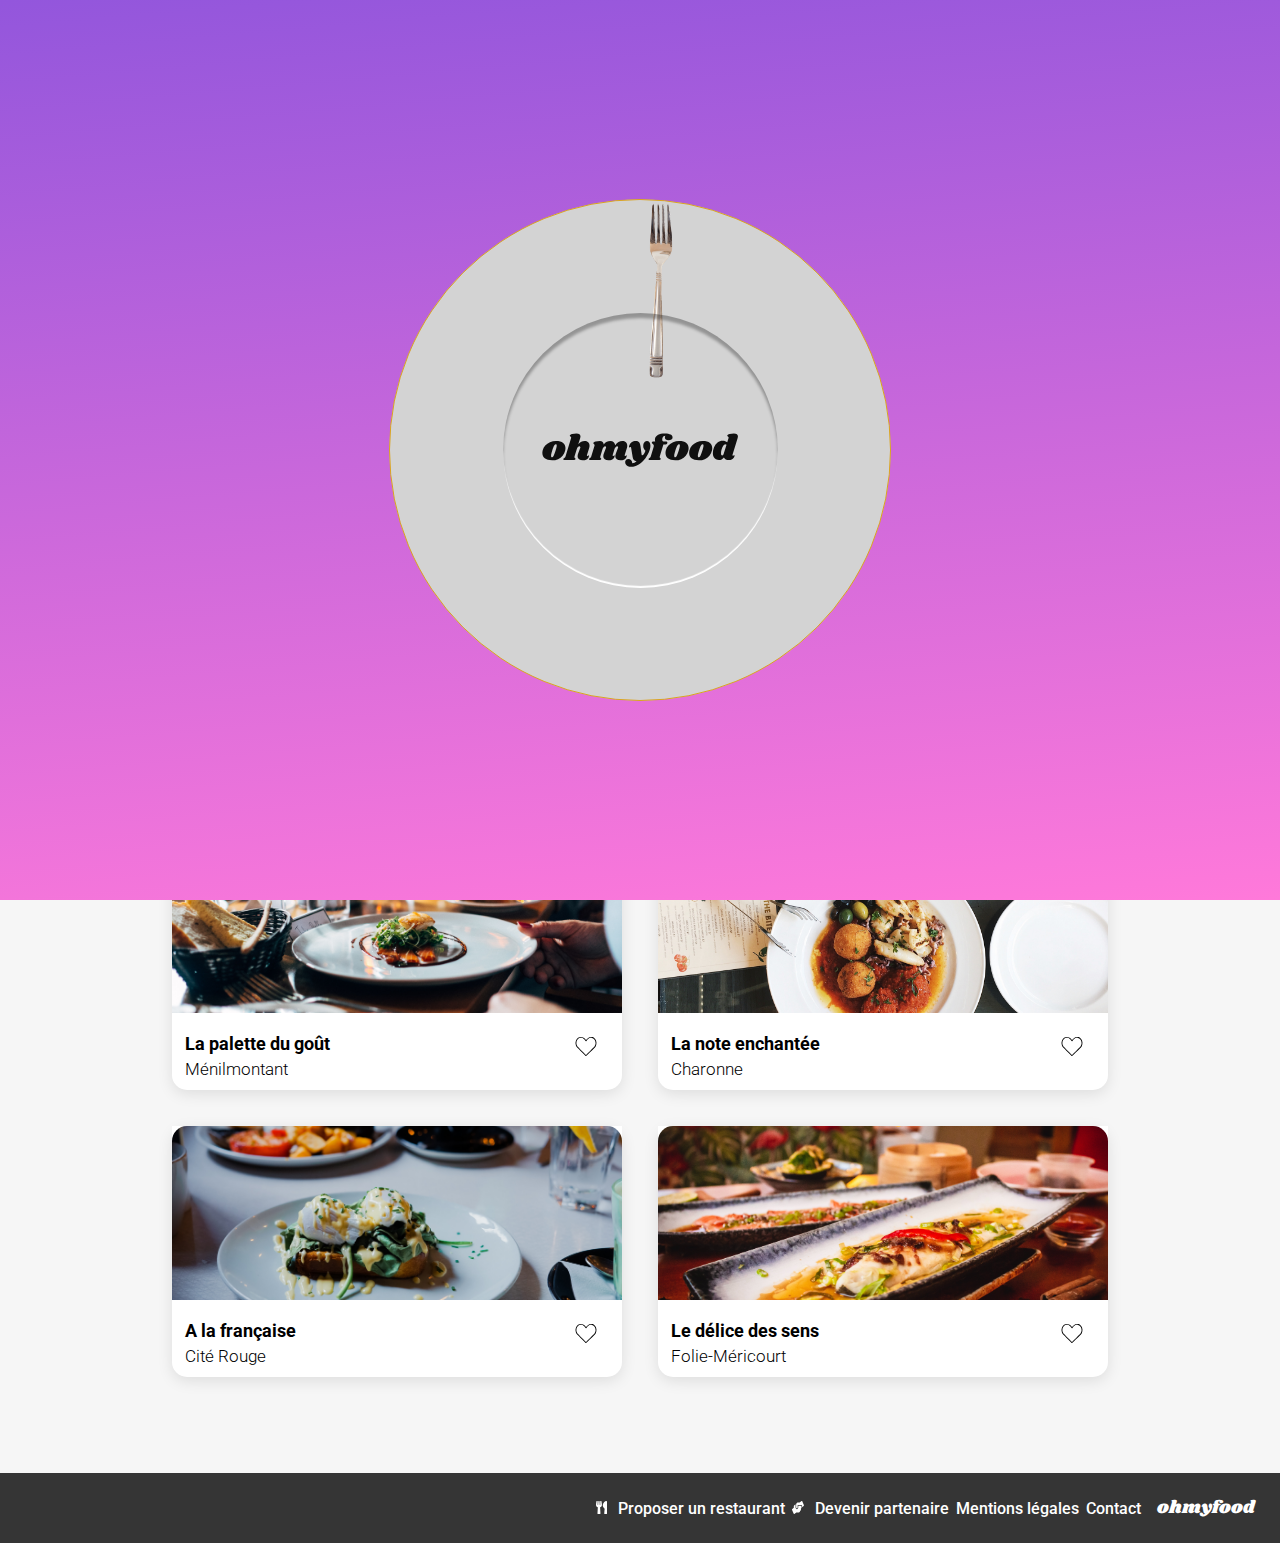
<file: index.html>
<!DOCTYPE html>
<html lang="fr">

<head>
    <meta charset="UTF-8">
    <meta name="viewport" content="width=device-width, initial-scale=1.0">
    <link rel="preconnect" href="https://fonts.googleapis.com">
    <link rel="preconnect" href="https://fonts.gstatic.com" crossorigin>
    <link href="https://fonts.googleapis.com/css2?family=Roboto:wght@300;500;700&display=swap" rel="stylesheet">
    <link rel="preconnect" href="https://fonts.googleapis.com">
    <link rel="preconnect" href="https://fonts.gstatic.com" crossorigin>
    <link href="https://fonts.googleapis.com/css2?family=Shrikhand&display=swap" rel="stylesheet">
    <link rel="stylesheet" href="assets/main.css">
    <title>Oh My Food !</title>
</head>

<body>
    <div class="plate_container"> <!-- Animation du loader -->
        <div class="plate">
            <div class="inner_circle">
                <img src="assets/logos/logos-animation/ohmyfood@2x.svg" alt="logo ohmyfood">
            </div>
        </div>
        <div class="forks">
            <div class="fork_one">
                <img src="assets/logos/logos-animation/fork_real.png" alt="animation fourchette">
            </div>
            <div class="fork_two">
                <img src="assets/logos/logos-animation/fork_real.png" alt="animation fourchette">
            </div>
        </div>
    </div>
    <div class="body_container">
        <header>
            <div class="nav_logo">
                <h2 class="nav_logo_title">ohmyfood</h2>
            </div>
            <nav class="nav_location">
                <img class="nav_location_logo" src="assets/logos/pin.svg" alt="location logo">
                <p class="nav_location_text">Paris, Belleville</p>
            </nav>
        </header>
        <article class="cta">
            <h1 class="main_title">Réservez le menu qui vous convient</h1>
            <p class="motto">Découvrez des restaurants d'exception, sélectionnés par nos soins.</p>
            <a href="#rest"><button class="main_btn">Explorez nos restaurants</button></a>
        </article>
        <section class="how_to">
            <h2 class="how_to_title">Fonctionnement</h2>
            <div class="how_to_container">
                <div class="how_to_card one">
                    <span class="label_circle">1</span>
                    <img class="how_to_logo" src="assets/logos/mobile-screen-button.svg" alt="mobile logo">
                    <p class="how_to_text">Choisissez un restaurant</p>
                </div>
                <div class="how_to_card two">
                    <span class="label_circle">2</span>
                    <img class="how_to_logo" src="assets/logos/list-ul.svg" alt="menu logo">
                    <p class="how_to_text">Composez votre menu</p>
                </div>
                <div class="how_to_card three">
                    <span class="label_circle">3</span>
                    <img class="how_to_logo" src="assets/logos/store.svg" alt="store logo">
                    <p class="how_to_text">Dégustez au restaurant</p>
                </div>
            </div>
        </section>
        <section class="restaurants">
            <h2 class="restaurants_main_title" id="rest">Restaurants</h2>
            <div class="restaurants_container">
                <a class="restaurants_container_card" href="restaurants/lpdg.html">
                    <header class="image_card_container new">
                        <span class="label_flag">Nouveau</span>
                        <img src="assets/images/la-palette-du-gout.jpg" alt="La palette du goût">
                    </header>
                    <article class="bottom_card_container">
                        <h3 class="bottom_card_container_title">La palette du goût</h3>
                        <p class="bottom_card_container_text">Ménilmontant</p>
                        <label for="heart_toggle_1">
                            <input type="checkbox" class="hide_checkbox" id="heart_toggle_1">
                            <img class="heart_logo" src="assets/logos/new_heart.svg" alt="logo coeur">
                            <img class="heart_filled" src="assets/logos/Like.svg" alt="coeur plein">
                        </label>
                    </article>
                </a>
                <a class="restaurants_container_card" href="restaurants/lne.html">
                    <header class="image_card_container new">
                        <span class="label_flag">Nouveau</span>
                        <img src="assets/images/la-note-enchantee.jpg" alt="La note enchantée">
                    </header>
                    <article class="bottom_card_container">
                        <h3 class="bottom_card_container_title">La note enchantée</h3>
                        <p class="bottom_card_container_text">Charonne</p>
                        <label for="heart_toggle_2">
                            <input type="checkbox" class="hide_checkbox" id="heart_toggle_2">
                            <img class="heart_logo" src="assets/logos/new_heart.svg" alt="logo coeur">
                            <img class="heart_filled" src="assets/logos/Like.svg" alt="coeur plein">
                        </label>
                    </article>
                </a>
                <a class="restaurants_container_card" href="restaurants/alf.html">
                    <header class="image_card_container">
                        <img src="assets/images/a-la-francaise.jpg" alt="A la française">
                    </header>
                    <article class="bottom_card_container">
                        <h3 class="bottom_card_container_title">A la française</h3>
                        <p class="bottom_card_container_text">Cité Rouge</p>
                        <label for="heart_toggle_3">
                            <input type="checkbox" class="hide_checkbox" id="heart_toggle_3">
                            <img class="heart_logo" src="assets/logos/new_heart.svg" alt="logo coeur">
                            <img class="heart_filled" src="assets/logos/Like.svg" alt="coeur plein">
                        </label>
                    </article>
                </a>
                <a class="restaurants_container_card" href="restaurants/ldds.html">
                    <header class="image_card_container">
                        <img src="assets/images/le-delice-des-sens.jpg" alt="Le délice des sens">
                    </header>
                    <article class="bottom_card_container">
                        <h3 class="bottom_card_container_title">Le délice des sens</h3>
                        <p class="bottom_card_container_text">Folie-Méricourt</p>
                        <label for="heart_toggle_4">
                            <input type="checkbox" class="hide_checkbox" id="heart_toggle_4">
                            <img class="heart_logo" src="assets/logos/new_heart.svg" alt="logo coeur">
                            <img class="heart_filled" src="assets/logos/Like.svg" alt="coeur plein">
                        </label>
                    </article>
                </a>
            </div>
        </section>
        <footer class="footer">
            <h3 class="footer_title">ohmyfood</h3>
            <div class="footer_container">
                <div class="footer_link_container">
                    <img src="assets/logos/fork.svg" alt="fork logo">
                    <p class="footer_text">Proposer un restaurant</p>
                </div>
                <div class="footer_link_container">
                    <img src="assets/logos/handshake.svg" alt="handshake logo">
                    <p class="footer_text">Devenir partenaire</p>
                </div>
                <p class="footer_text">Mentions légales</p>
                <p class="footer_text"><a href="mailto:hichamecode@gmail.com">Contact</a></p>
            </div>
        </footer>
    </div>
</body>

</html>
</file>
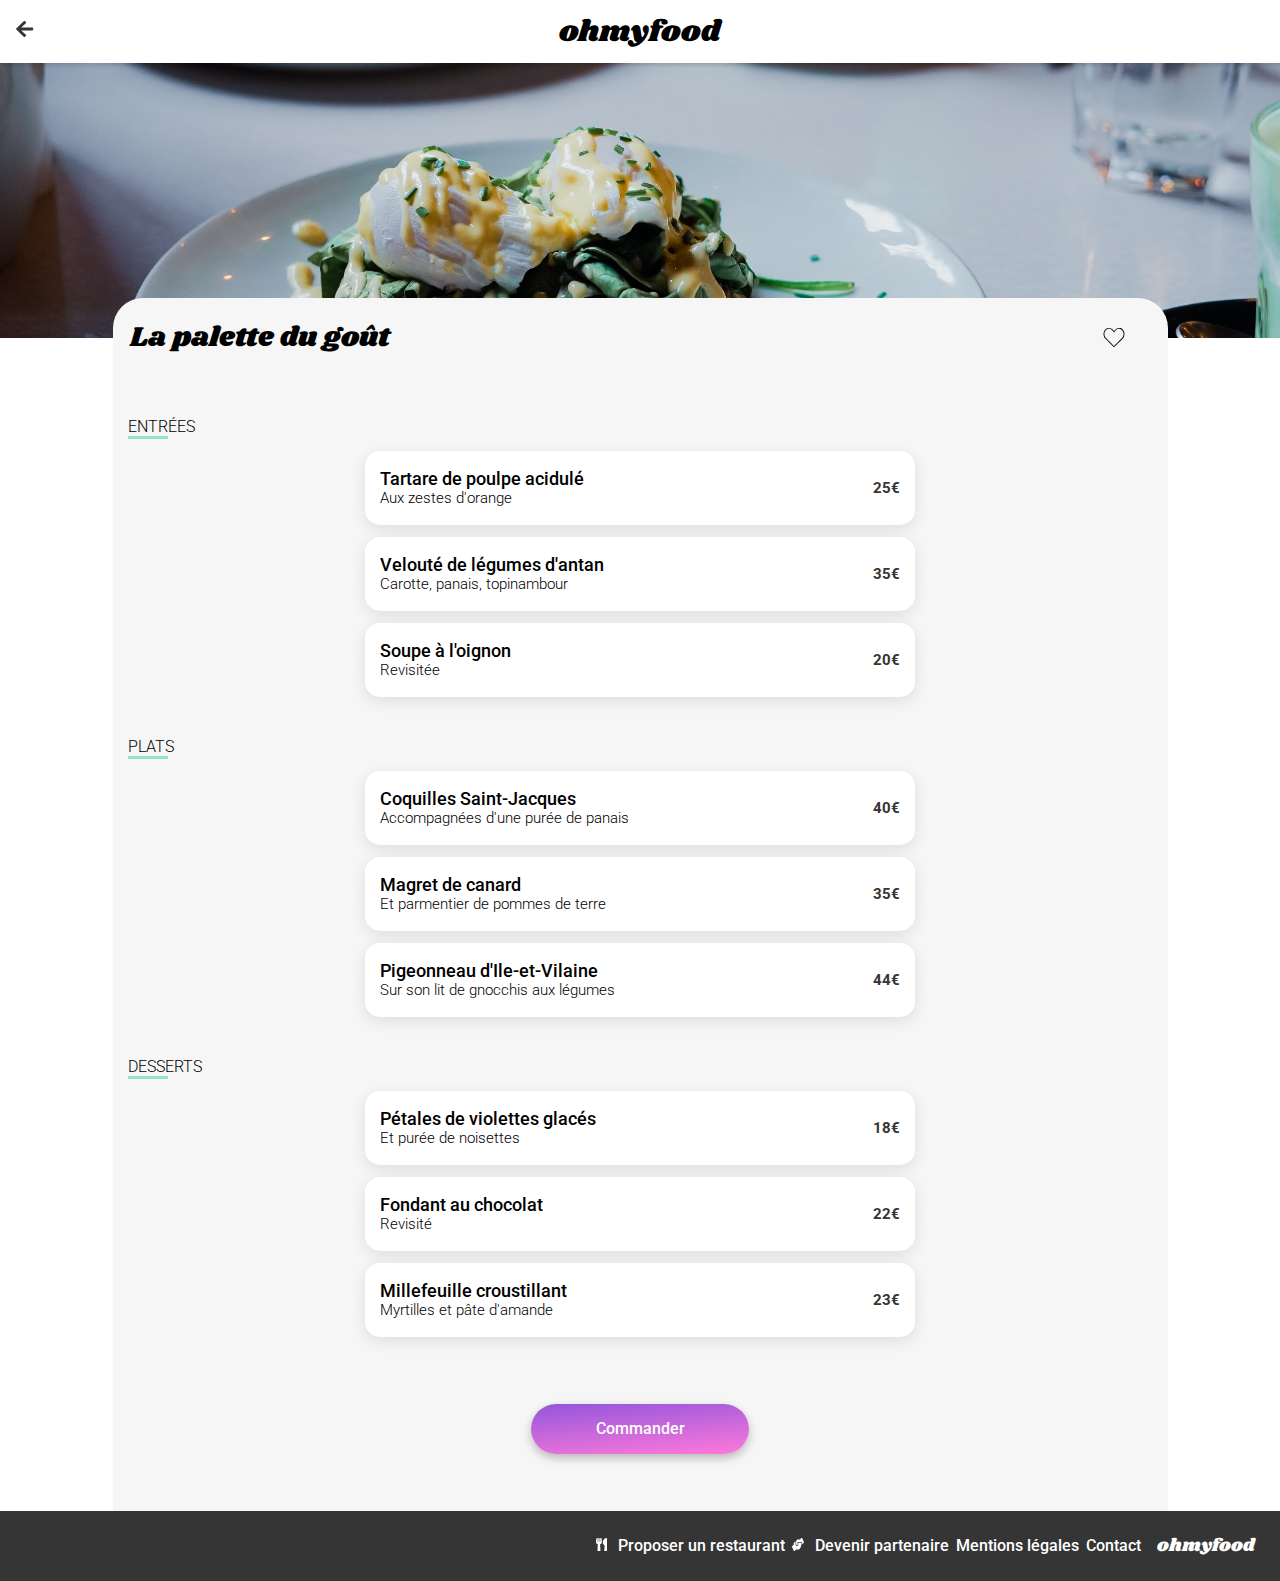
<file: restaurants/alf.html>
<!DOCTYPE html>
<html lang="fr">

<head>
    <meta charset="UTF-8">
    <meta name="viewport" content="width=device-width, initial-scale=1.0">
    <link rel="preconnect" href="https://fonts.googleapis.com">
    <link rel="preconnect" href="https://fonts.gstatic.com" crossorigin>
    <link href="https://fonts.googleapis.com/css2?family=Roboto:wght@300;500;700&display=swap" rel="stylesheet">
    <link rel="preconnect" href="https://fonts.googleapis.com">
    <link rel="preconnect" href="https://fonts.gstatic.com" crossorigin>
    <link href="https://fonts.googleapis.com/css2?family=Shrikhand&display=swap" rel="stylesheet">
    <link rel="stylesheet" href="../assets/main.css">
    <title>Menu - A la française</title>
</head>

<body>
    <div class="body_container_restaurant">
        <header>
            <div class="nav_logo">
                <a class="nav_logo_go_back" href="../index.html"><img src="/assets/logos/go-back.svg" alt="retour"></a>
                <h2 class="nav_logo_title">ohmyfood</h2>
            </div>
        </header>
        <div class="image_container">
            <img src="../assets/images/a-la-francaise.jpg" alt="a la française">
        </div>
        <div class="menu_container">
            <div class="menu_title_container">
                <h1 class="menu_title">La palette du goût</h1>
                <label for="heart_toggle_4">
                    <input type="checkbox" class="hide_checkbox" id="heart_toggle_4">
                    <img class="heart_logo" src="../assets/logos/new_heart.svg" alt="logo coeur">
                    <img class="heart_filled" src="../assets/logos/Like.svg" alt="coeur plein">
                </label>
            </div>
            <section class="group_container">
                <h2 class="group_container_title">Entrées</h2>
                <div class="group_container_cards group_one">
                    <input type="checkbox" class="hide_checkbox" id="selection_card_1">
                    <label for="selection_card_1" class="label_checkbox_selected">
                        <article class="group_container_card card_one">
                            <header class="group_container_header">
                                <h3 class="group_container_header_title">Tartare de poulpe acidulé</h3>
                                <p class="group_container_header_text">Aux zestes d'orange</p>
                            </header>
                            <div class="group_container_card_info">
                                <p class="group_container_card_price">25€</p>
                                <div class="selected_container">
                                    <img src="../assets/logos/selected-label.svg" class="selected_label"
                                        alt="plat selectionné">
                                </div>
                            </div>
                        </article>
                    </label>
                    <input type="checkbox" class="hide_checkbox" id="selection_card_2">
                    <label for="selection_card_2" class="label_checkbox_selected">
                        <article class="group_container_card card_two">
                            <header class="group_container_header">
                                <h3 class="group_container_header_title">Velouté de légumes d'antan</h3>
                                <p class="group_container_header_text">Carotte, panais, topinambour</p>
                            </header>
                            <div class="group_container_card_info">
                                <p class="group_container_card_price">35€</p>
                                <div class="selected_container">
                                    <img src="../assets/logos/selected-label.svg" class="selected_label"
                                        alt="plat selectionné">
                                </div>
                            </div>
                        </article>
                    </label>
                    <input type="checkbox" class="hide_checkbox" id="selection_card_3">
                    <label for="selection_card_3" class="label_checkbox_selected">
                        <article class="group_container_card card_three">
                            <header class="group_container_header">
                                <h3 class="group_container_header_title">Soupe à l'oignon</h3>
                                <p class="group_container_header_text">Revisitée</p>
                            </header>
                            <div class="group_container_card_info">
                                <p class="group_container_card_price">20€</p>
                                <div class="selected_container">
                                    <img src="../assets/logos/selected-label.svg" class="selected_label"
                                        alt="plat selectionné">
                                </div>
                            </div>
                        </article>
                    </label>
                </div>
            </section>
            <section class="group_container">
                <h2 class="group_container_title">Plats</h2>
                <div class="group_container_cards group_two">
                    <input type="checkbox" class="hide_checkbox" id="selection_card_4">
                    <label for="selection_card_4" class="label_checkbox_selected">
                        <article class="group_container_card card_four">
                            <header class="group_container_header">
                                <h3 class="group_container_header_title">Coquilles Saint-Jacques</h3>
                                <p class="group_container_header_text">Accompagnées d'une purée de panais</p>
                            </header>
                            <div class="group_container_card_info">
                                <p class="group_container_card_price">40€</p>
                                <div class="selected_container">
                                    <img src="../assets/logos/selected-label.svg" class="selected_label"
                                        alt="plat selectionné">
                                </div>
                            </div>
                        </article>
                    </label>
                    <input type="checkbox" class="hide_checkbox" id="selection_card_5">
                    <label for="selection_card_5" class="label_checkbox_selected">
                        <article class="group_container_card card_five">
                            <header class="group_container_header">
                                <h3 class="group_container_header_title">Magret de canard</h3>
                                <p class="group_container_header_text">Et parmentier de pommes de terre</p>
                            </header>
                            <div class="group_container_card_info">
                                <p class="group_container_card_price">35€</p>
                                <div class="selected_container">
                                    <img src="../assets/logos/selected-label.svg" class="selected_label"
                                        alt="plat selectionné">
                                </div>
                            </div>
                        </article>
                    </label>
                    <input type="checkbox" class="hide_checkbox" id="selection_card_6">
                    <label for="selection_card_6" class="label_checkbox_selected">
                        <article class="group_container_card card_six">
                            <header class="group_container_header">
                                <h3 class="group_container_header_title">Pigeonneau d'Ile-et-Vilaine</h3>
                                <p class="group_container_header_text">Sur son lit de gnocchis aux légumes</p>
                            </header>
                            <div class="group_container_card_info">
                                <p class="group_container_card_price">44€</p>
                                <div class="selected_container">
                                    <img src="../assets/logos/selected-label.svg" class="selected_label"
                                        alt="plat selectionné">
                                </div>
                            </div>
                        </article>
                </div>
            </section>
            <section class="group_container">
                <h2 class="group_container_title">Desserts</h2>
                <div class="group_container_cards group_three">
                    <input type="checkbox" class="hide_checkbox" id="selection_card_7">
                    <label for="selection_card_7" class="label_checkbox_selected">
                        <article class="group_container_card card_seven">
                            <header class="group_container_header">
                                <h3 class="group_container_header_title">Pétales de violettes glacés</h3>
                                <p class="group_container_header_text">Et purée de noisettes</p>
                            </header>
                            <div class="group_container_card_info">
                                <p class="group_container_card_price">18€</p>
                                <div class="selected_container">
                                    <img src="../assets/logos/selected-label.svg" class="selected_label"
                                        alt="plat selectionné">
                                </div>
                            </div>
                        </article>
                    </label>
                    <input type="checkbox" class="hide_checkbox" id="selection_card_8">
                    <label for="selection_card_8" class="label_checkbox_selected">
                        <article class="group_container_card card_eight">
                            <header class="group_container_header">
                                <h3 class="group_container_header_title">Fondant au chocolat</h3>
                                <p class="group_container_header_text">Revisité</p>
                            </header>
                            <div class="group_container_card_info">
                                <p class="group_container_card_price">22€</p>
                                <div class="selected_container">
                                    <img src="../assets/logos/selected-label.svg" class="selected_label"
                                        alt="plat selectionné">
                                </div>
                            </div>
                        </article>
                    </label>
                    <input type="checkbox" class="hide_checkbox" id="selection_card_9">
                    <label for="selection_card_9" class="label_checkbox_selected">
                        <article class="group_container_card card_nine">
                            <header class="group_container_header">
                                <h3 class="group_container_header_title">Millefeuille croustillant</h3>
                                <p class="group_container_header_text">Myrtilles et pâte d'amande</p>
                            </header>
                            <div class="group_container_card_info">
                                <p class="group_container_card_price">23€</p>
                                <div class="selected_container">
                                    <img src="../assets/logos/selected-label.svg" class="selected_label"
                                        alt="plat selectionné">
                                </div>
                            </div>
                        </article>
                    </label>
                </div>
            </section>
            <div class="btn_container">
                <a href="#"><button class="main_btn">Commander</button></a>
            </div>
        </div>
        <footer class="footer">
            <h3 class="footer_title">ohmyfood</h3>
            <div class="footer_container">
                <div class="footer_link_container">
                    <img src="../assets/logos/fork.svg" alt="fork logo">
                    <p class="footer_text">Proposer un restaurant</p>
                </div>
                <div class="footer_link_container">
                    <img src="../assets/logos/handshake.svg" alt="handshake logo">
                    <p class="footer_text">Devenir partenaire</p>
                </div>
                <p class="footer_text">Mentions légales</p>
                <p class="footer_text"><a href="mailto:hichamecode@gmail.com">Contact</a></p>
            </div>
        </footer>
    </div>
</body>

</html>
</file>
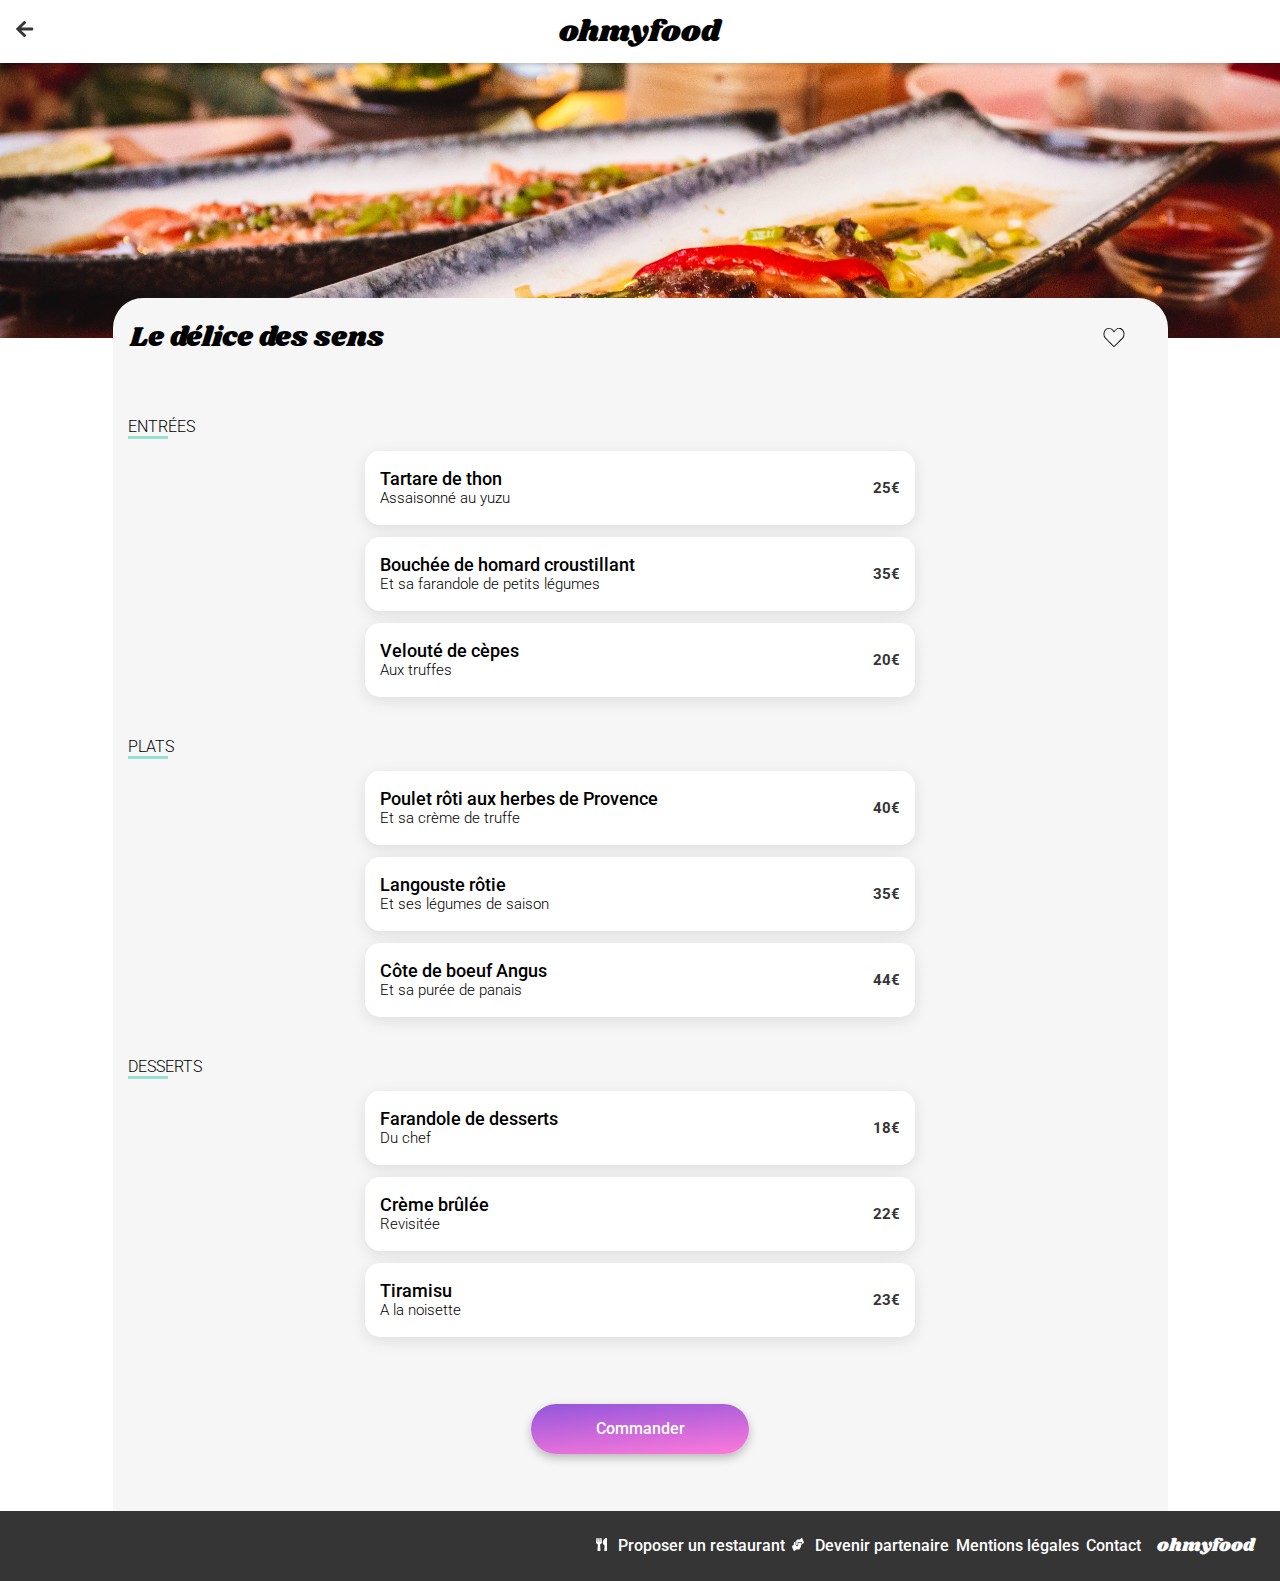
<file: restaurants/ldds.html>
<!DOCTYPE html>
<html lang="fr">

<head>
    <meta charset="UTF-8">
    <meta name="viewport" content="width=device-width, initial-scale=1.0">
    <link rel="preconnect" href="https://fonts.googleapis.com">
    <link rel="preconnect" href="https://fonts.gstatic.com" crossorigin>
    <link href="https://fonts.googleapis.com/css2?family=Roboto:wght@300;500;700&display=swap" rel="stylesheet">
    <link rel="preconnect" href="https://fonts.googleapis.com">
    <link rel="preconnect" href="https://fonts.gstatic.com" crossorigin>
    <link href="https://fonts.googleapis.com/css2?family=Shrikhand&display=swap" rel="stylesheet">
    <link rel="stylesheet" href="../assets/main.css">
    <title>Menu - Le délice des sens</title>
</head>

<body>
    <div class="body_container_restaurant">
        <header>
            <div class="nav_logo">
                <a class="nav_logo_go_back" href="../index.html"><img src="/assets/logos/go-back.svg" alt="retour"></a>
                <h2 class="nav_logo_title">ohmyfood</h2>
            </div>
        </header>
        <div class="image_container">
            <img src="/assets/images/le-delice-des-sens.jpg" alt="le délice des sens">
        </div>
        <div class="menu_container">
            <div class="menu_title_container">
                <h1 class="menu_title">Le délice des sens</h1>
                <label for="heart_toggle_4">
                    <input type="checkbox" class="hide_checkbox" id="heart_toggle_4">
                    <img class="heart_logo" src="../assets/logos/new_heart.svg" alt="logo coeur">
                    <img class="heart_filled" src="../assets/logos/Like.svg" alt="coeur plein">
                </label>
            </div>
            <section class="group_container">
                <h2 class="group_container_title">Entrées</h2>
                <div class="group_container_cards group_one">
                    <input type="checkbox" class="hide_checkbox" id="selection_card_1">
                    <label for="selection_card_1" class="label_checkbox_selected">
                        <article class="group_container_card card_one">
                            <header class="group_container_header">
                                <h3 class="group_container_header_title">Tartare de thon</h3>
                                <p class="group_container_header_text">Assaisonné au yuzu</p>
                            </header>
                            <div class="group_container_card_info">
                                <p class="group_container_card_price">25€</p>
                                <div class="selected_container">
                                    <img src="../assets/logos/selected-label.svg" class="selected_label"
                                        alt="plat selectionné">
                                </div>
                            </div>
                        </article>
                    </label>
                    <input type="checkbox" class="hide_checkbox" id="selection_card_2">
                    <label for="selection_card_2" class="label_checkbox_selected">
                        <article class="group_container_card card_two">
                            <header class="group_container_header">
                                <h3 class="group_container_header_title">Bouchée de homard croustillant</h3>
                                <p class="group_container_header_text">Et sa farandole de petits légumes</p>
                            </header>
                            <div class="group_container_card_info">
                                <p class="group_container_card_price">35€</p>
                                <div class="selected_container">
                                    <img src="../assets/logos/selected-label.svg" class="selected_label"
                                        alt="plat selectionné">
                                </div>
                            </div>
                        </article>
                    </label>
                    <input type="checkbox" class="hide_checkbox" id="selection_card_3">
                    <label for="selection_card_3" class="label_checkbox_selected">
                        <article class="group_container_card card_three">
                            <header class="group_container_header">
                                <h3 class="group_container_header_title">Velouté de cèpes</h3>
                                <p class="group_container_header_text">Aux truffes</p>
                            </header>
                            <div class="group_container_card_info">
                                <p class="group_container_card_price">20€</p>
                                <div class="selected_container">
                                    <img src="../assets/logos/selected-label.svg" class="selected_label"
                                        alt="plat selectionné">
                                </div>
                            </div>
                        </article>
                    </label>
                </div>
            </section>
            <section class="group_container">
                <h2 class="group_container_title">Plats</h2>
                <div class="group_container_cards group_two">
                    <input type="checkbox" class="hide_checkbox" id="selection_card_4">
                    <label for="selection_card_4" class="label_checkbox_selected">
                        <article class="group_container_card card_four">
                            <header class="group_container_header">
                                <h3 class="group_container_header_title">Poulet rôti aux herbes de Provence</h3>
                                <p class="group_container_header_text">Et sa crème de truffe</p>
                            </header>
                            <div class="group_container_card_info">
                                <p class="group_container_card_price">40€</p>
                                <div class="selected_container">
                                    <img src="../assets/logos/selected-label.svg" class="selected_label"
                                        alt="plat selectionné">
                                </div>
                            </div>
                        </article>
                    </label>
                    <input type="checkbox" class="hide_checkbox" id="selection_card_5">
                    <label for="selection_card_5" class="label_checkbox_selected">
                        <article class="group_container_card card_five">
                            <header class="group_container_header">
                                <h3 class="group_container_header_title">Langouste rôtie</h3>
                                <p class="group_container_header_text">Et ses légumes de saison</p>
                            </header>
                            <div class="group_container_card_info">
                                <p class="group_container_card_price">35€</p>
                                <div class="selected_container">
                                    <img src="../assets/logos/selected-label.svg" class="selected_label"
                                        alt="plat selectionné">
                                </div>
                            </div>
                        </article>
                    </label>
                    <input type="checkbox" class="hide_checkbox" id="selection_card_6">
                    <label for="selection_card_6" class="label_checkbox_selected">
                        <article class="group_container_card card_six">
                            <header class="group_container_header">
                                <h3 class="group_container_header_title">Côte de boeuf Angus</h3>
                                <p class="group_container_header_text">Et sa purée de panais</p>
                            </header>
                            <div class="group_container_card_info">
                                <p class="group_container_card_price">44€</p>
                                <div class="selected_container">
                                    <img src="../assets/logos/selected-label.svg" class="selected_label"
                                        alt="plat selectionné">
                                </div>
                            </div>
                        </article>
                </div>
            </section>
            <section class="group_container">
                <h2 class="group_container_title">Desserts</h2>
                <div class="group_container_cards group_three">
                    <input type="checkbox" class="hide_checkbox" id="selection_card_7">
                    <label for="selection_card_7" class="label_checkbox_selected">
                        <article class="group_container_card card_seven">
                            <header class="group_container_header">
                                <h3 class="group_container_header_title">Farandole de desserts</h3>
                                <p class="group_container_header_text">Du chef</p>
                            </header>
                            <div class="group_container_card_info">
                                <p class="group_container_card_price">18€</p>
                                <div class="selected_container">
                                    <img src="../assets/logos/selected-label.svg" class="selected_label"
                                        alt="plat selectionné">
                                </div>
                            </div>
                        </article>
                    </label>
                    <input type="checkbox" class="hide_checkbox" id="selection_card_8">
                    <label for="selection_card_8" class="label_checkbox_selected">
                        <article class="group_container_card card_eight">
                            <header class="group_container_header">
                                <h3 class="group_container_header_title">Crème brûlée</h3>
                                <p class="group_container_header_text">Revisitée</p>
                            </header>
                            <div class="group_container_card_info">
                                <p class="group_container_card_price">22€</p>
                                <div class="selected_container">
                                    <img src="../assets/logos/selected-label.svg" class="selected_label"
                                        alt="plat selectionné">
                                </div>
                            </div>
                        </article>
                    </label>
                    <input type="checkbox" class="hide_checkbox" id="selection_card_9">
                    <label for="selection_card_9" class="label_checkbox_selected">
                        <article class="group_container_card card_nine">
                            <header class="group_container_header">
                                <h3 class="group_container_header_title">Tiramisu</h3>
                                <p class="group_container_header_text">A la noisette</p>
                            </header>
                            <div class="group_container_card_info">
                                <p class="group_container_card_price">23€</p>
                                <div class="selected_container">
                                    <img src="../assets/logos/selected-label.svg" class="selected_label"
                                        alt="plat selectionné">
                                </div>
                            </div>
                        </article>
                    </label>
                </div>
            </section>
            <div class="btn_container">
                <a href="#"><button class="main_btn">Commander</button></a>
            </div>
        </div>
        <footer class="footer">
            <h3 class="footer_title">ohmyfood</h3>
            <div class="footer_container">
                <div class="footer_link_container">
                    <img src="../assets/logos/fork.svg" alt="fork logo">
                    <p class="footer_text">Proposer un restaurant</p>
                </div>
                <div class="footer_link_container">
                    <img src="../assets/logos/handshake.svg" alt="handshake logo">
                    <p class="footer_text">Devenir partenaire</p>
                </div>
                <p class="footer_text">Mentions légales</p>
                <p class="footer_text"><a href="mailto:hichamecode@gmail.com">Contact</a></p>
            </div>
        </footer>
    </div>
</body>

</html>
</file>
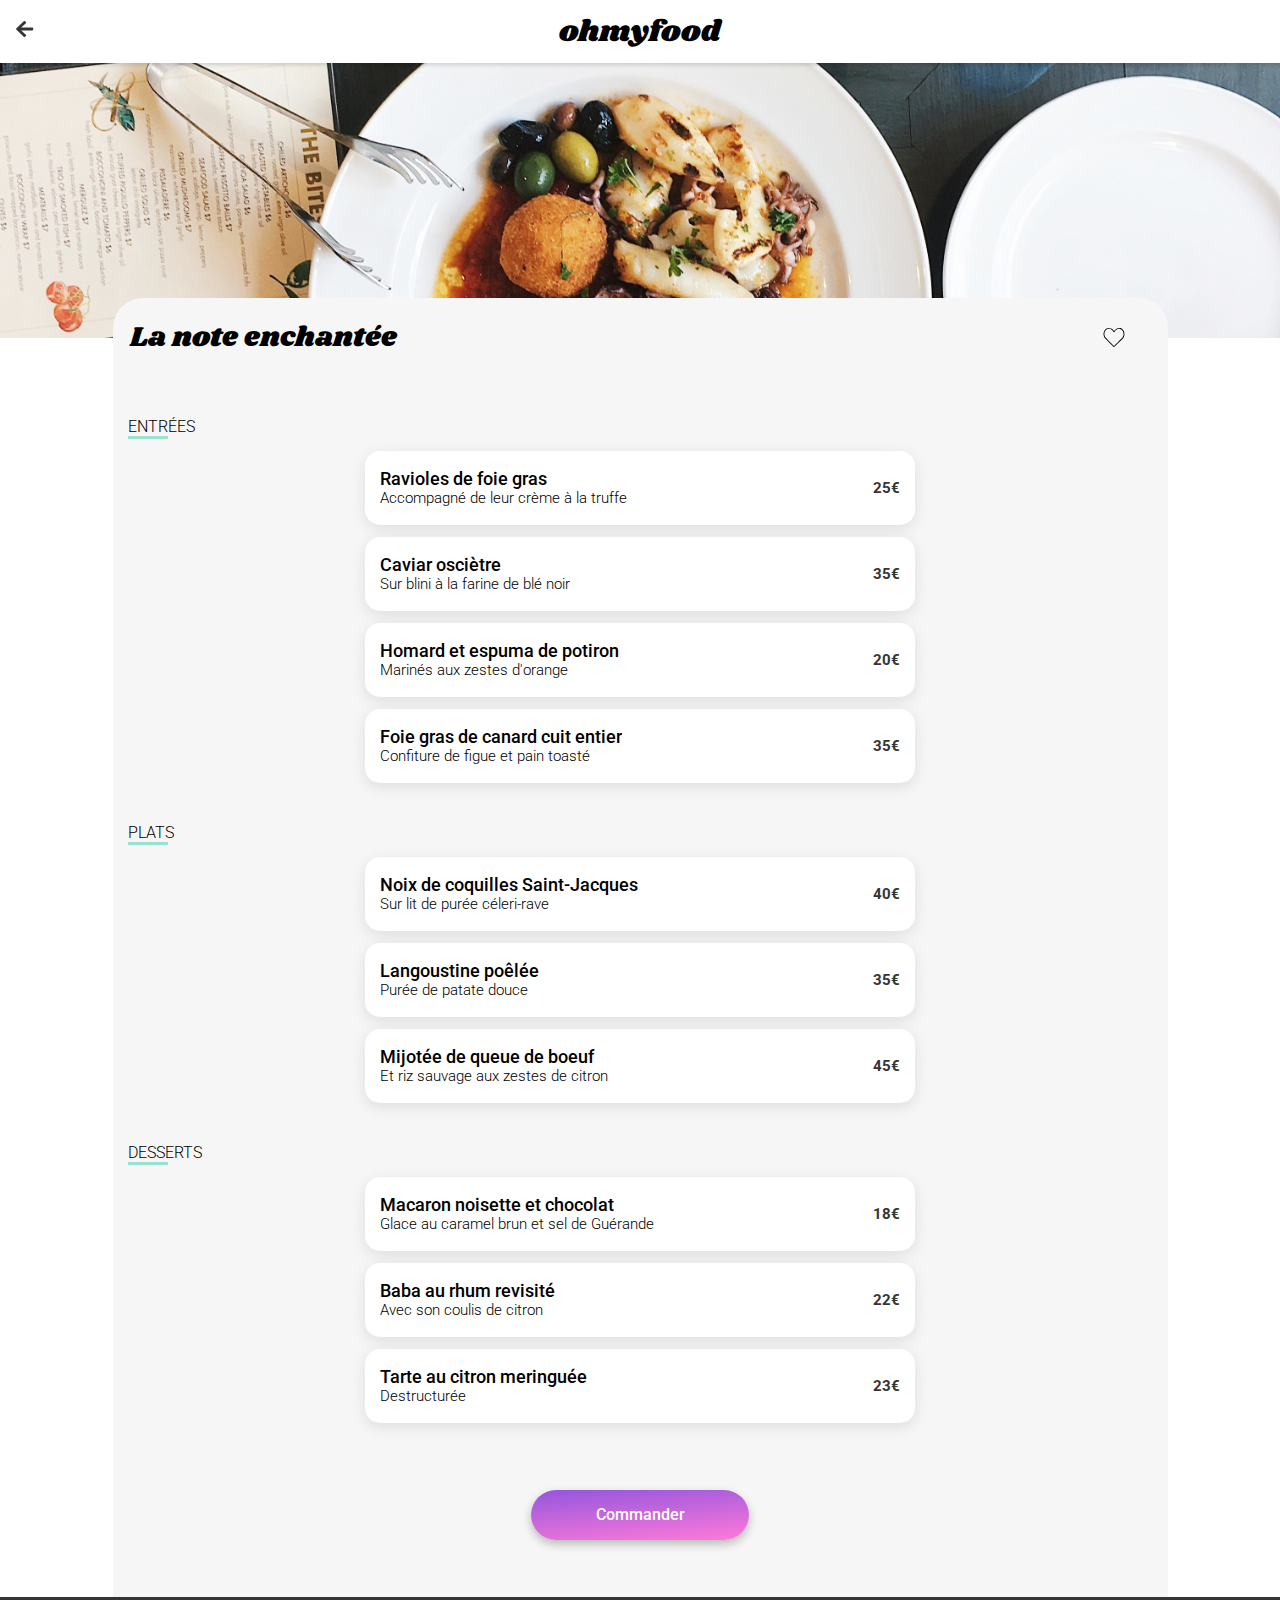
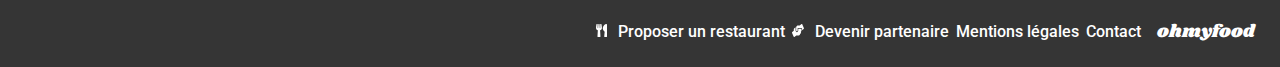
<file: restaurants/lne.html>
<!DOCTYPE html>
<html lang="fr">

<head>
    <meta charset="UTF-8">
    <meta name="viewport" content="width=device-width, initial-scale=1.0">
    <link rel="preconnect" href="https://fonts.googleapis.com">
    <link rel="preconnect" href="https://fonts.gstatic.com" crossorigin>
    <link href="https://fonts.googleapis.com/css2?family=Roboto:wght@300;500;700&display=swap" rel="stylesheet">
    <link rel="preconnect" href="https://fonts.googleapis.com">
    <link rel="preconnect" href="https://fonts.gstatic.com" crossorigin>
    <link href="https://fonts.googleapis.com/css2?family=Shrikhand&display=swap" rel="stylesheet">
    <link rel="stylesheet" href="../assets/main.css">
    <title>Menu - La note enchantée</title>
</head>

<body>
    <div class="body_container_restaurant">
        <header>
            <div class="nav_logo">
                <a class="nav_logo_go_back" href="../index.html"><img src="/assets/logos/go-back.svg" alt="retour"></a>
                <h2 class="nav_logo_title">ohmyfood</h2>
            </div>
        </header>
        <div class="image_container">
            <img src="/assets/images/la-note-enchantee.jpg" alt="la note enchantée">
        </div>
        <div class="menu_container">
            <div class="menu_title_container">
                <h1 class="menu_title">La note enchantée</h1>
                <label for="heart_toggle_4">
                    <input type="checkbox" class="hide_checkbox" id="heart_toggle_4">
                    <img class="heart_logo" src="../assets/logos/new_heart.svg" alt="logo coeur">
                    <img class="heart_filled" src="../assets/logos/Like.svg" alt="coeur plein">
                </label>
            </div>
            <section class="group_container">
                <h2 class="group_container_title">Entrées</h2>
                <div class="group_container_cards group_one">
                    <input type="checkbox" class="hide_checkbox" id="selection_card_1">
                    <label for="selection_card_1" class="label_checkbox_selected">
                        <article class="group_container_card card_one">
                            <header class="group_container_header">
                                <h3 class="group_container_header_title">Ravioles de foie gras</h3>
                                <p class="group_container_header_text">Accompagné de leur crème à la truffe</p>
                            </header>
                            <div class="group_container_card_info">
                                <p class="group_container_card_price">25€</p>
                                <div class="selected_container">
                                    <img src="../assets/logos/selected-label.svg" class="selected_label"
                                        alt="plat selectionné">
                                </div>
                            </div>
                        </article>
                    </label>
                    <input type="checkbox" class="hide_checkbox" id="selection_card_2">
                    <label for="selection_card_2" class="label_checkbox_selected">
                        <article class="group_container_card card_two">
                            <header class="group_container_header">
                                <h3 class="group_container_header_title">Caviar osciètre</h3>
                                <p class="group_container_header_text">Sur blini à la farine de blé noir</p>
                            </header>
                            <div class="group_container_card_info">
                                <p class="group_container_card_price">35€</p>
                                <div class="selected_container">
                                    <img src="../assets/logos/selected-label.svg" class="selected_label"
                                        alt="plat selectionné">
                                </div>
                            </div>
                        </article>
                    </label>
                    <input type="checkbox" class="hide_checkbox" id="selection_card_3">
                    <label for="selection_card_3" class="label_checkbox_selected">
                        <article class="group_container_card card_three">
                            <header class="group_container_header">
                                <h3 class="group_container_header_title">Homard et espuma de potiron</h3>
                                <p class="group_container_header_text">Marinés aux zestes d'orange</p>
                            </header>
                            <div class="group_container_card_info">
                                <p class="group_container_card_price">20€</p>
                                <div class="selected_container">
                                    <img src="../assets/logos/selected-label.svg" class="selected_label"
                                        alt="plat selectionné">
                                </div>
                            </div>
                        </article>
                    </label>
                    <input type="checkbox" class="hide_checkbox" id="selection_card_x">
                    <label for="selection_card_x" class="label_checkbox_selected">
                        <article class="group_container_card card_x">
                            <header class="group_container_header">
                                <h3 class="group_container_header_title">Foie gras de canard cuit entier</h3>
                                <p class="group_container_header_text">Confiture de figue et pain toasté</p>
                            </header>
                            <div class="group_container_card_info">
                                <p class="group_container_card_price">35€</p>
                                <div class="selected_container">
                                    <img src="../assets/logos/selected-label.svg" class="selected_label"
                                        alt="plat selectionné">
                                </div>
                            </div>
                        </article>
                    </label>
                </div>
            </section>
            <section class="group_container">
                <h2 class="group_container_title">Plats</h2>
                <div class="group_container_cards group_two">
                    <input type="checkbox" class="hide_checkbox" id="selection_card_4">
                    <label for="selection_card_4" class="label_checkbox_selected">
                        <article class="group_container_card card_four">
                            <header class="group_container_header">
                                <h3 class="group_container_header_title">Noix de coquilles Saint-Jacques</h3>
                                <p class="group_container_header_text">Sur lit de purée céleri-rave</p>
                            </header>
                            <div class="group_container_card_info">
                                <p class="group_container_card_price">40€</p>
                                <div class="selected_container">
                                    <img src="../assets/logos/selected-label.svg" class="selected_label"
                                        alt="plat selectionné">
                                </div>
                            </div>
                        </article>
                    </label>
                    <input type="checkbox" class="hide_checkbox" id="selection_card_5">
                    <label for="selection_card_5" class="label_checkbox_selected">
                        <article class="group_container_card card_five">
                            <header class="group_container_header">
                                <h3 class="group_container_header_title">Langoustine poêlée</h3>
                                <p class="group_container_header_text">Purée de patate douce</p>
                            </header>
                            <div class="group_container_card_info">
                                <p class="group_container_card_price">35€</p>
                                <div class="selected_container">
                                    <img src="../assets/logos/selected-label.svg" class="selected_label"
                                        alt="plat selectionné">
                                </div>
                            </div>
                        </article>
                    </label>
                    <input type="checkbox" class="hide_checkbox" id="selection_card_6">
                    <label for="selection_card_6" class="label_checkbox_selected">
                        <article class="group_container_card card_six">
                            <header class="group_container_header">
                                <h3 class="group_container_header_title">Mijotée de queue de boeuf</h3>
                                <p class="group_container_header_text">Et riz sauvage aux zestes de citron</p>
                            </header>
                            <div class="group_container_card_info">
                                <p class="group_container_card_price">45€</p>
                                <div class="selected_container">
                                    <img src="../assets/logos/selected-label.svg" class="selected_label"
                                        alt="plat selectionné">
                                </div>
                            </div>
                        </article>
                </div>
            </section>
            <section class="group_container">
                <h2 class="group_container_title">Desserts</h2>
                <div class="group_container_cards group_three">
                    <input type="checkbox" class="hide_checkbox" id="selection_card_7">
                    <label for="selection_card_7" class="label_checkbox_selected">
                        <article class="group_container_card card_seven">
                            <header class="group_container_header">
                                <h3 class="group_container_header_title">Macaron noisette et chocolat</h3>
                                <p class="group_container_header_text">Glace au caramel brun et sel de Guérande</p>
                            </header>
                            <div class="group_container_card_info">
                                <p class="group_container_card_price">18€</p>
                                <div class="selected_container">
                                    <img src="../assets/logos/selected-label.svg" class="selected_label"
                                        alt="plat selectionné">
                                </div>
                            </div>
                        </article>
                    </label>
                    <input type="checkbox" class="hide_checkbox" id="selection_card_8">
                    <label for="selection_card_8" class="label_checkbox_selected">
                        <article class="group_container_card card_eight">
                            <header class="group_container_header">
                                <h3 class="group_container_header_title">Baba au rhum revisité</h3>
                                <p class="group_container_header_text">Avec son coulis de citron</p>
                            </header>
                            <div class="group_container_card_info">
                                <p class="group_container_card_price">22€</p>
                                <div class="selected_container">
                                    <img src="../assets/logos/selected-label.svg" class="selected_label"
                                        alt="plat selectionné">
                                </div>
                            </div>
                        </article>
                    </label>
                    <input type="checkbox" class="hide_checkbox" id="selection_card_9">
                    <label for="selection_card_9" class="label_checkbox_selected">
                        <article class="group_container_card card_nine">
                            <header class="group_container_header">
                                <h3 class="group_container_header_title">Tarte au citron meringuée</h3>
                                <p class="group_container_header_text">Destructurée</p>
                            </header>
                            <div class="group_container_card_info">
                                <p class="group_container_card_price">23€</p>
                                <div class="selected_container">
                                    <img src="../assets/logos/selected-label.svg" class="selected_label"
                                        alt="plat selectionné">
                                </div>
                            </div>
                        </article>
                    </label>
                </div>
            </section>
            <div class="btn_container">
                <a href="#"><button class="main_btn">Commander</button></a>
            </div>
        </div>
        <footer class="footer">
            <h3 class="footer_title">ohmyfood</h3>
            <div class="footer_container">
                <div class="footer_link_container">
                    <img src="../assets/logos/fork.svg" alt="fork logo">
                    <p class="footer_text">Proposer un restaurant</p>
                </div>
                <div class="footer_link_container">
                    <img src="../assets/logos/handshake.svg" alt="handshake logo">
                    <p class="footer_text">Devenir partenaire</p>
                </div>
                <p class="footer_text">Mentions légales</p>
                <p class="footer_text"><a href="mailto:hichamecode@gmail.com">Contact</a></p>
            </div>
        </footer>
    </div>
</body>

</html>
</file>
<file: assets/main.css>
@charset "UTF-8";
/* IMPORT */
/* COLORS */
/* FONTS ACCUEIL */
/* logo */
/*30px*/
/* button */
/*16px*/
/* main-title */
/*24px*/
/* motto */
/*18px*/
/* label */
/*14px*/
/* card-title */
/*18px*/
/* card-text */
/*17px*/
/* footer-title */
/*18px*/
/* footer-text */
/*16px*/
/* FONTS RESTAURANTS */
/* menu title */
/*28px*/
/* group title */
/* menu card title */
/*18px*/
/* menu card text */
/*15px*/
/* menu card price */
/*15px*/
/* END */
/*! normalize.css v8.0.1 | MIT License | github.com/necolas/normalize.css */
/* Document
   ========================================================================== */
/**
 * 1. Correct the line height in all browsers.
 * 2. Prevent adjustments of font size after orientation changes in iOS.
 */
html {
  line-height: 1.15; /* 1 */
  -webkit-text-size-adjust: 100%; /* 2 */
}

/* Sections
   ========================================================================== */
/**
 * Remove the margin in all browsers.
 */
body {
  margin: 0;
}

/**
 * Render the `main` element consistently in IE.
 */
main {
  display: block;
}

/**
 * Correct the font size and margin on `h1` elements within `section` and
 * `article` contexts in Chrome, Firefox, and Safari.
 */
h1 {
  font-size: 2em;
  margin: 0.67em 0;
}

/* Grouping content
   ========================================================================== */
/**
 * 1. Add the correct box sizing in Firefox.
 * 2. Show the overflow in Edge and IE.
 */
hr {
  box-sizing: content-box; /* 1 */
  height: 0; /* 1 */
  overflow: visible; /* 2 */
}

/**
 * 1. Correct the inheritance and scaling of font size in all browsers.
 * 2. Correct the odd `em` font sizing in all browsers.
 */
pre {
  font-family: monospace, monospace; /* 1 */
  font-size: 1em; /* 2 */
}

/* Text-level semantics
   ========================================================================== */
/**
 * Remove the gray background on active links in IE 10.
 */
a {
  background-color: transparent;
}

/**
 * 1. Remove the bottom border in Chrome 57-
 * 2. Add the correct text decoration in Chrome, Edge, IE, Opera, and Safari.
 */
abbr[title] {
  border-bottom: none; /* 1 */
  text-decoration: underline; /* 2 */
  -webkit-text-decoration: underline dotted;
          text-decoration: underline dotted; /* 2 */
}

/**
 * Add the correct font weight in Chrome, Edge, and Safari.
 */
b,
strong {
  font-weight: bolder;
}

/**
 * 1. Correct the inheritance and scaling of font size in all browsers.
 * 2. Correct the odd `em` font sizing in all browsers.
 */
code,
kbd,
samp {
  font-family: monospace, monospace; /* 1 */
  font-size: 1em; /* 2 */
}

/**
 * Add the correct font size in all browsers.
 */
small {
  font-size: 80%;
}

/**
 * Prevent `sub` and `sup` elements from affecting the line height in
 * all browsers.
 */
sub,
sup {
  font-size: 75%;
  line-height: 0;
  position: relative;
  vertical-align: baseline;
}

sub {
  bottom: -0.25em;
}

sup {
  top: -0.5em;
}

/* Embedded content
   ========================================================================== */
/**
 * Remove the border on images inside links in IE 10.
 */
img {
  border-style: none;
}

/* Forms
   ========================================================================== */
/**
 * 1. Change the font styles in all browsers.
 * 2. Remove the margin in Firefox and Safari.
 */
button,
input,
optgroup,
select,
textarea {
  font-family: inherit; /* 1 */
  font-size: 100%; /* 1 */
  line-height: 1.15; /* 1 */
  margin: 0; /* 2 */
}

/**
 * Show the overflow in IE.
 * 1. Show the overflow in Edge.
 */
button,
input { /* 1 */
  overflow: visible;
}

/**
 * Remove the inheritance of text transform in Edge, Firefox, and IE.
 * 1. Remove the inheritance of text transform in Firefox.
 */
button,
select { /* 1 */
  text-transform: none;
}

/**
 * Correct the inability to style clickable types in iOS and Safari.
 */
button,
[type=button],
[type=reset],
[type=submit] {
  -webkit-appearance: button;
}

/**
 * Remove the inner border and padding in Firefox.
 */
button::-moz-focus-inner,
[type=button]::-moz-focus-inner,
[type=reset]::-moz-focus-inner,
[type=submit]::-moz-focus-inner {
  border-style: none;
  padding: 0;
}

/**
 * Restore the focus styles unset by the previous rule.
 */
button:-moz-focusring,
[type=button]:-moz-focusring,
[type=reset]:-moz-focusring,
[type=submit]:-moz-focusring {
  outline: 1px dotted ButtonText;
}

/**
 * Correct the padding in Firefox.
 */
fieldset {
  padding: 0.35em 0.75em 0.625em;
}

/**
 * 1. Correct the text wrapping in Edge and IE.
 * 2. Correct the color inheritance from `fieldset` elements in IE.
 * 3. Remove the padding so developers are not caught out when they zero out
 *    `fieldset` elements in all browsers.
 */
legend {
  box-sizing: border-box; /* 1 */
  color: inherit; /* 2 */
  display: table; /* 1 */
  max-width: 100%; /* 1 */
  padding: 0; /* 3 */
  white-space: normal; /* 1 */
}

/**
 * Add the correct vertical alignment in Chrome, Firefox, and Opera.
 */
progress {
  vertical-align: baseline;
}

/**
 * Remove the default vertical scrollbar in IE 10+.
 */
textarea {
  overflow: auto;
}

/**
 * 1. Add the correct box sizing in IE 10.
 * 2. Remove the padding in IE 10.
 */
[type=checkbox],
[type=radio] {
  box-sizing: border-box; /* 1 */
  padding: 0; /* 2 */
}

/**
 * Correct the cursor style of increment and decrement buttons in Chrome.
 */
[type=number]::-webkit-inner-spin-button,
[type=number]::-webkit-outer-spin-button {
  height: auto;
}

/**
 * 1. Correct the odd appearance in Chrome and Safari.
 * 2. Correct the outline style in Safari.
 */
[type=search] {
  -webkit-appearance: textfield; /* 1 */
  outline-offset: -2px; /* 2 */
}

/**
 * Remove the inner padding in Chrome and Safari on macOS.
 */
[type=search]::-webkit-search-decoration {
  -webkit-appearance: none;
}

/**
 * 1. Correct the inability to style clickable types in iOS and Safari.
 * 2. Change font properties to `inherit` in Safari.
 */
::-webkit-file-upload-button {
  -webkit-appearance: button; /* 1 */
  font: inherit; /* 2 */
}

/* Interactive
   ========================================================================== */
/*
 * Add the correct display in Edge, IE 10+, and Firefox.
 */
details {
  display: block;
}

/*
 * Add the correct display in all browsers.
 */
summary {
  display: list-item;
}

/* Misc
   ========================================================================== */
/**
 * Add the correct display in IE 10+.
 */
template {
  display: none;
}

/**
 * Add the correct display in IE 10.
 */
[hidden] {
  display: none;
}

header {
  background-color: #FFFFFF;
}
header .nav_logo {
  box-shadow: 0px 2px 4px 0px rgba(0, 0, 0, 0.15);
  height: 63px;
  display: flex;
  justify-content: center;
  align-items: center;
  position: relative;
}
header .nav_logo_title {
  font-size: 1.875rem;
  font-family: "Shrikhand", cursive;
  font-style: normal;
  font-weight: 400;
  line-height: normal;
  color: #000000;
}

/* FOOTER */
.footer {
  display: flex;
  flex-direction: column;
  background: #353535;
  padding: 22px 25px;
  gap: 16px;
}
@media (min-width: 768px) {
  .footer {
    align-items: center;
  }
}
@media (min-width: 1024px) {
  .footer {
    flex-direction: row-reverse;
  }
}
.footer_title {
  font-size: 1.125rem;
  font-family: "Shrikhand", cursive;
  font-weight: 400;
  font-style: normal;
  line-height: normal;
  color: #FFFFFF;
}
.footer_container {
  display: flex;
  flex-direction: column;
  gap: 7px;
}
@media (min-width: 1024px) {
  .footer_container {
    flex-direction: row;
  }
}
.footer_link_container {
  display: flex;
  gap: 11px;
}
@media (min-width: 1024px) {
  .footer_link_container {
    flex-direction: row;
    flex-wrap: wrap;
    align-items: baseline;
  }
}
.footer_text {
  font-size: 1rem;
  font-family: "Roboto", sans-serif;
  font-weight: 500;
  font-style: normal;
  line-height: normal;
  color: #FFFFFF;
}
.footer_text a {
  color: #FFFFFF;
}

/* STYLE POUR LE BOUTON PRINCIPAL */
.main_btn {
  width: 218px;
  height: 50px;
  background: linear-gradient(175deg, rgb(147, 86, 220) 0%, rgb(255, 121, 218) 100%);
  border-radius: 25px;
  box-shadow: 0px 4px 10px 0px rgba(0, 0, 0, 0.25);
  border: none;
  font-size: 1rem;
  font-family: "Roboto", sans-serif;
  font-style: normal;
  font-weight: 500;
  line-height: normal;
  color: #FFFFFF;
  padding: 13px 18.75px;
  margin-top: 27px;
  margin-bottom: 57px;
  transition: box-shadow 200ms ease, opacity 200ms ease;
}
.main_btn:hover {
  animation: btnChange 200ms;
  animation-iteration-count: 1;
  animation-fill-mode: forwards;
  cursor: pointer;
  box-shadow: 0px 4px 15px 0px rgba(0, 0, 0, 0.35);
}

/* ANIMATION POUR LE BOUTON PRINCIPAL */
@keyframes btnChange {
  0% {
    opacity: 1;
  }
  30% {
    opacity: 0.95;
  }
  60% {
    opacity: 0.9;
  }
  100% {
    opacity: 0.85;
  }
}
/* STYLE POUR LE COEUR */
.heart_logo,
.heart_filled {
  width: 22px;
  height: 21px;
  background-size: cover;
  transition: opacity 200ms ease-in;
  cursor: pointer;
}

.heart_filled {
  opacity: 0;
}

/* Factorisation des sélecteurs pour les coeurs */
/* Commencez à partir du sélecteur initial */
[id^=heart_toggle_]:checked ~ .heart_filled {
  opacity: 1;
}

/* Utilisez la même logique pour cacher le coeur vide */
[id^=heart_toggle_]:checked ~ .heart_logo {
  opacity: 0;
}

.hide_checkbox {
  position: absolute;
  left: -9999px;
}

.plate_container {
  display: flex;
  align-items: center;
  justify-content: center;
  flex-direction: column;
  position: fixed;
  background: linear-gradient(175deg, #9356DC 0%, #FF79DA 100%);
  animation: exitClock 3000ms ease-in forwards, hideClock 3200ms forwards;
  animation-delay: 1000ms;
  z-index: 1;
  height: 100vh;
  width: 100%;
}
.plate_container .plate {
  width: 500px;
  aspect-ratio: 1/1;
  background: lightgray;
  border-radius: 50%;
  border: 1px goldenrod solid;
  position: relative;
  display: flex;
  justify-content: center;
  align-items: center;
  animation: bouncingClock 1000ms cubic-bezier(0.175, 0.885, 0.32, 1.275) forwards;
}
@media (max-width: 550px) {
  .plate_container .plate {
    width: 300px;
  }
}
.plate_container .plate .inner_circle {
  width: 55%;
  height: 55%;
  border: none;
  border-radius: 50%;
  box-shadow: inset 0 5px 3px rgba(0, 0, 0, 0.3), inset 0 -2px 1px rgb(255, 255, 255);
  margin: 15% auto;
  z-index: 1;
  display: flex;
  align-items: center;
  justify-content: center;
}
.plate_container .plate .inner_circle .plate img {
  height: 60px;
  width: 90%;
  animation: bouncingClock 1000ms cubic-bezier(0.175, 0.885, 0.32, 1.275) forwards;
}

.forks {
  height: auto;
  width: 100%;
}
.forks .fork_one {
  height: 250px;
  width: auto;
  background-color: transparent;
  position: absolute;
  animation: rotationMinute 20s infinite ease-in-out;
  transform-origin: bottom left;
  bottom: 50%;
  left: 50%;
}
@media (max-width: 550px) {
  .forks .fork_one {
    height: 150px;
  }
}
.forks .fork_one img {
  height: 80%;
  width: auto;
  animation: bouncingClock 1000ms cubic-bezier(0.175, 0.885, 0.32, 1.275) forwards;
}
.forks .fork_two {
  height: 250px;
  width: auto;
  background-color: transparent;
  position: absolute;
  transform-origin: bottom left;
  animation: rotationSecond 3s infinite ease-in-out;
  bottom: 50%;
  left: 50%;
}
@media (max-width: 550px) {
  .forks .fork_two {
    height: 150px;
  }
}
.forks .fork_two img {
  height: 80%;
  width: auto;
  animation: bouncingClock 1000ms cubic-bezier(0.175, 0.885, 0.32, 1.275) forwards;
}

/* ANIMATION DISPARITION LOADER */
@keyframes exitClock {
  0% {
    opacity: 1;
  }
  100% {
    opacity: 0;
  }
}
/* ANIMATION VISIBILITE DU LOADER (faire disparaitre le loader)*/
@keyframes hideClock {
  from {
    visibility: visible;
  }
  to {
    visibility: hidden;
  }
}
/* ANIMATION DESCENTE ASSIETTE ET DES COUVERTS */
@keyframes bouncingClock {
  0% {
    transform: translateY(-100%);
  }
  100% {
    transform: translateY(0);
  }
}
/* ANIMATION POUR LA FOURCHETTE DES MINUTES */
@keyframes rotationMinute {
  0% {
    rotate: 0deg;
  }
  8.33% {
    rotate: 30deg;
  }
  16.66% {
    rotate: 60deg;
  }
  25% {
    rotate: 90deg;
  }
  33.32% {
    rotate: 120deg;
  }
  41.65% {
    rotate: 150deg;
  }
  50% {
    rotate: 180deg;
  }
  58.31% {
    rotate: 210deg;
  }
  66.64% {
    rotate: 240deg;
  }
  75% {
    rotate: 270deg;
  }
  83.3% {
    rotate: 300deg;
  }
  91.63% {
    rotate: 330deg;
  }
  100% {
    rotate: 360deg;
  }
}
/* ANIMATION POUR LA FOURCHETTE DES SECONDES */
@keyframes rotationSecond {
  0% {
    rotate: 0deg;
  }
  1% {
    rotate: 3.6deg;
  }
  2% {
    rotate: 7.2deg;
  }
  3% {
    rotate: 10.8deg;
  }
  4% {
    rotate: 14.4deg;
  }
  5% {
    rotate: 18deg;
  }
  6% {
    rotate: 21.6deg;
  }
  7% {
    rotate: 25.2deg;
  }
  8% {
    rotate: 28.8deg;
  }
  9% {
    rotate: 32.4deg;
  }
  10% {
    rotate: 36deg;
  }
  11% {
    rotate: 39.6deg;
  }
  12% {
    rotate: 43.2deg;
  }
  13% {
    rotate: 46.8deg;
  }
  14% {
    rotate: 50.4deg;
  }
  15% {
    rotate: 54deg;
  }
  16% {
    rotate: 57.6deg;
  }
  17% {
    rotate: 61.2deg;
  }
  18% {
    rotate: 64.8deg;
  }
  19% {
    rotate: 68.4deg;
  }
  20% {
    rotate: 72deg;
  }
  21% {
    rotate: 75.6deg;
  }
  22% {
    rotate: 79.2deg;
  }
  23% {
    rotate: 82.8deg;
  }
  24% {
    rotate: 86.4deg;
  }
  25% {
    rotate: 90deg;
  }
  26% {
    rotate: 93.6deg;
  }
  27% {
    rotate: 97.2deg;
  }
  28% {
    rotate: 100.8deg;
  }
  29% {
    rotate: 104.4deg;
  }
  30% {
    rotate: 108deg;
  }
  31% {
    rotate: 111.6deg;
  }
  32% {
    rotate: 115.2deg;
  }
  33% {
    rotate: 118.8deg;
  }
  34% {
    rotate: 122.4deg;
  }
  35% {
    rotate: 126deg;
  }
  36% {
    rotate: 129.6deg;
  }
  37% {
    rotate: 133.2deg;
  }
  38% {
    rotate: 136.8deg;
  }
  39% {
    rotate: 140.4deg;
  }
  40% {
    rotate: 144deg;
  }
  41% {
    rotate: 147.6deg;
  }
  42% {
    rotate: 151.2deg;
  }
  43% {
    rotate: 154.8deg;
  }
  44% {
    rotate: 158.4deg;
  }
  45% {
    rotate: 162deg;
  }
  46% {
    rotate: 165.6deg;
  }
  47% {
    rotate: 169.2deg;
  }
  48% {
    rotate: 172.8deg;
  }
  49% {
    rotate: 176.4deg;
  }
  50% {
    rotate: 180deg;
  }
  51% {
    rotate: 183.6deg;
  }
  52% {
    rotate: 187.2deg;
  }
  53% {
    rotate: 190.8deg;
  }
  54% {
    rotate: 194.4deg;
  }
  55% {
    rotate: 198deg;
  }
  56% {
    rotate: 201.6deg;
  }
  57% {
    rotate: 205.2deg;
  }
  58% {
    rotate: 208.8deg;
  }
  59% {
    rotate: 212.4deg;
  }
  60% {
    rotate: 216deg;
  }
  61% {
    rotate: 219.6deg;
  }
  62% {
    rotate: 223.2deg;
  }
  63% {
    rotate: 226.8deg;
  }
  64% {
    rotate: 230.4deg;
  }
  65% {
    rotate: 234deg;
  }
  66% {
    rotate: 237.6deg;
  }
  67% {
    rotate: 241.2deg;
  }
  68% {
    rotate: 244.8deg;
  }
  69% {
    rotate: 248.4deg;
  }
  70% {
    rotate: 252deg;
  }
  71% {
    rotate: 255.6deg;
  }
  72% {
    rotate: 259.2deg;
  }
  73% {
    rotate: 262.8deg;
  }
  74% {
    rotate: 266.4deg;
  }
  75% {
    rotate: 270deg;
  }
  76% {
    rotate: 273.6deg;
  }
  77% {
    rotate: 277.2deg;
  }
  78% {
    rotate: 280.8deg;
  }
  79% {
    rotate: 284.4deg;
  }
  80% {
    rotate: 288deg;
  }
  81% {
    rotate: 291.6deg;
  }
  82% {
    rotate: 295.2deg;
  }
  83% {
    rotate: 298.8deg;
  }
  84% {
    rotate: 302.4deg;
  }
  85% {
    rotate: 306deg;
  }
  86% {
    rotate: 309.6deg;
  }
  87% {
    rotate: 313.2deg;
  }
  88% {
    rotate: 316.8deg;
  }
  89% {
    rotate: 320.4deg;
  }
  90% {
    rotate: 324deg;
  }
  91% {
    rotate: 327.6deg;
  }
  92% {
    rotate: 331.2deg;
  }
  93% {
    rotate: 334.8deg;
  }
  94% {
    rotate: 338.4deg;
  }
  95% {
    rotate: 342deg;
  }
  96% {
    rotate: 345.6deg;
  }
  97% {
    rotate: 349.2deg;
  }
  98% {
    rotate: 352.8deg;
  }
  99% {
    rotate: 356.4deg;
  }
  100% {
    rotate: 360deg;
  }
}
/* ANIMATIONS PAGE RESTAURANTS */
@keyframes appearGroup {
  0% {
    opacity: 0;
  }
  25% {
    transform: translateX(-200px);
  }
  50% {
    opacity: 0.5;
  }
  75% {
    opacity: 1;
  }
  100% {
    transform: translateX(0);
  }
}
.body_container_restaurant {
  display: flex;
  flex-direction: column;
}
@media (min-width: 1440px) {
  .body_container_restaurant {
    max-width: 1440px;
    margin: auto;
  }
}

.nav_logo_go_back {
  position: absolute;
  left: 10px;
}

.image_container {
  height: 275px;
}

.image_container img {
  height: 275px;
  width: 100%;
  -o-object-fit: cover;
     object-fit: cover;
}
@media (min-width: 1440px) {
  .image_container img {
    border-bottom-left-radius: 30px;
    border-bottom-right-radius: 30px;
  }
}

.menu_container {
  background: #F6F6F6;
  z-index: 1;
  border-radius: 0%;
  display: flex;
  flex-direction: column;
  gap: 40px;
  margin-top: -40px;
  border-top-left-radius: 30px;
  border-top-right-radius: 30px;
}
@media (min-width: 1024px) {
  .menu_container {
    margin: auto;
    width: 1055px;
    margin-top: -40px;
  }
}
.menu_container .menu_title_container {
  display: flex;
  align-items: center;
  justify-content: space-between;
  gap: 24px;
  padding: 0 17px;
  position: relative;
}
.menu_container .menu_title_container .heart_logo,
.menu_container .menu_title_container .heart_filled {
  position: absolute;
  top: 37%;
  right: 4%;
}
.menu_container .menu_title {
  font-size: 1.75rem;
  font-family: "Shrikhand", cursive;
  font-style: normal;
  font-weight: 400;
  line-height: normal;
  color: #000000;
}

.group_container {
  display: flex;
  flex-direction: column;
  gap: 12px;
  padding-left: 15px;
  padding-right: 15px;
}
.group_container_title {
  font-size: 16px;
  font-family: "Roboto", sans-serif;
  font-style: normal;
  font-weight: 300;
  line-height: normal;
  color: #000000;
  text-transform: uppercase;
  position: relative;
  padding-bottom: 3px;
}
.group_container_title::after {
  position: absolute;
  left: 0;
  bottom: 0;
  content: "";
  border-bottom: #99E2D0 3px solid;
  width: 40px;
}
.group_container_cards {
  display: flex;
  flex-direction: column;
  gap: 12px;
  align-items: center;
}

.group_one {
  animation-delay: 0s;
  animation: appearGroup ease-out 600ms forwards;
}

.group_two {
  animation-delay: 300ms;
  animation: appearGroup ease-out 900ms forwards;
}

.group_three {
  animation-delay: 600ms;
  animation: appearGroup ease-out 1200ms forwards;
}

.label_checkbox_selected {
  width: 100%;
  display: flex;
  justify-content: center;
}

.group_container_card {
  width: 90%;
  height: 4.625rem;
  /*74px*/
  box-sizing: border-box;
  min-width: 18.125rem;
  /*290px*/
  max-width: 26rem;
  /*416px*/
  display: flex;
  align-items: center;
  justify-content: space-between;
  flex-direction: row;
  padding: 15px;
  border-radius: 15px;
  background-color: #FFFFFF;
  box-shadow: 0px 4px 15px 0px rgba(0, 0, 0, 0.1);
  cursor: pointer;
  overflow: hidden;
}
@media (min-width: 1024px) {
  .group_container_card {
    max-width: 550px;
  }
}
.group_container_card .group_container_header {
  display: inline-block;
  flex-direction: column;
  gap: 5px;
  overflow: hidden;
}
.group_container_card .group_container_header_title {
  font-size: 1.125rem;
  font-family: "Roboto", sans-serif;
  font-style: normal;
  font-weight: 500;
  line-height: normal;
  color: #000000;
  text-overflow: ellipsis;
  white-space: nowrap;
  overflow: hidden;
}
.group_container_card .group_container_header_text {
  font-size: 0.94rem;
  font-family: "Roboto", sans-serif;
  font-style: normal;
  font-weight: 300;
  line-height: normal;
  color: #000000;
  text-overflow: ellipsis;
  white-space: nowrap;
  overflow: hidden;
}

.group_container_card_info {
  display: flex;
  flex-direction: row;
  align-items: center;
  justify-self: flex-end;
  gap: 15px;
}
.group_container_card_info .group_container_card_price {
  font-size: 0.94rem;
  font-family: "Roboto", sans-serif;
  font-style: normal;
  font-weight: 700;
  line-height: normal;
  color: #353535;
  justify-content: flex-end;
}
@media (min-width: 1024px) {
  .group_container_card_info .group_container_card_price {
    transition: all 400ms ease-in-out;
  }
}
.group_container_card_info .selected_container {
  margin-right: -74px;
}
@media (min-width: 1024px) {
  .group_container_card_info .selected_container {
    transition: all 400ms ease-in-out;
  }
}
.group_container_card_info .selected_container .selected_label {
  height: 4.875rem;
  /*78px*/
  width: 3.688rem;
  /*59px*/
  -o-object-fit: cover;
     object-fit: cover;
}

.btn_container {
  display: flex;
  justify-content: center;
}

/* MEDIA QUERY RESPONSIVE DESKTOP */
/* animation du desktop uniquement au survol de la souris */
.group_container_card {
  max-width: 550px;
}
.group_container_card_price {
  transition: all 400ms ease-in-out;
}
.group_container_card .selected_container {
  transition: all 400ms ease-in-out;
}
.group_container_card:hover .selected_container {
  margin-right: -15px;
}

/* ANIMATION APPARITION DES GROUPES */
@keyframes appearGroup {
  0% {
    opacity: 0;
  }
  25% {
    transform: translateX(-200px);
  }
  50% {
    opacity: 0.5;
  }
  75% {
    opacity: 1;
  }
  100% {
    transform: translateX(0);
  }
}
/* animation apparition de selected_container checked (checkbox hack) */
.selected_container {
  transition: all 400ms ease-in-out;
}

#selection_card_1:checked ~ .label_checkbox_selected .card_one .selected_container {
  margin-right: -15px;
}

#selection_card_2:checked ~ .label_checkbox_selected .card_two .selected_container {
  margin-right: -15px;
}

#selection_card_3:checked ~ .label_checkbox_selected .card_three .selected_container {
  margin-right: -15px;
}

#selection_card_4:checked ~ .label_checkbox_selected .card_four .selected_container {
  margin-right: -15px;
}

#selection_card_5:checked ~ .label_checkbox_selected .card_five .selected_container {
  margin-right: -15px;
}

#selection_card_6:checked ~ .label_checkbox_selected .card_six .selected_container {
  margin-right: -15px;
}

#selection_card_7:checked ~ .label_checkbox_selected .card_seven .selected_container {
  margin-right: -15px;
}

#selection_card_8:checked ~ .label_checkbox_selected .card_eight .selected_container {
  margin-right: -15px;
}

#selection_card_9:checked ~ .label_checkbox_selected .card_nine .selected_container {
  margin-right: -15px;
}

#selection_card_x:checked ~ .label_checkbox_selected .card_x .selected_container {
  margin-right: -15px;
}

.hide_checkbox {
  position: absolute;
  left: -9999px;
}

/* style général */
* {
  margin: 0;
  padding: 0;
}

.body_container {
  box-sizing: border-box;
  display: flex;
  flex-direction: column;
  background: #F6F6F6;
}
@media (min-width: 1024px) {
  .body_container {
    gap: 30px;
  }
}
@media (min-width: 1440px) {
  .body_container {
    max-width: 1440px;
    margin-left: auto;
    margin-right: auto;
  }
}

a {
  text-decoration: none;
}

/* HEADER */
.nav_location {
  display: flex;
  gap: 17px;
  background-color: #EAEAEA;
  align-items: center;
  justify-content: center;
  height: 3.125rem;
  /*50px*/
}
.nav_location_logo {
  width: 12px;
  height: 16px;
}
.nav_location_text {
  font-size: 1rem;
  font-family: "Roboto", sans-serif;
  font-style: normal;
  font-weight: 500;
  line-height: normal;
  color: #353535;
}

/* CTA */
.cta {
  height: 18rem; /*287px*/
  display: flex;
  flex-direction: column;
  text-align: center;
  background-color: #F6F6F6;
  align-items: center;
}
@media (min-width: 768px) {
  .cta {
    gap: 18px;
  }
}
@media (min-width: 1024px) {
  .cta {
    gap: 18px;
  }
}
.cta .main_title {
  font-size: 1.5rem;
  font-family: "Roboto", sans-serif;
  font-style: normal;
  font-weight: 700;
  line-height: normal;
  color: #000000;
  margin-top: 39px;
}
.cta .motto {
  font-size: 1.125rem;
  font-family: "Roboto", sans-serif;
  font-style: normal;
  font-weight: 300;
  line-height: normal;
  color: #353535;
}

/* HOW TO */
.how_to {
  background-color: #FFFFFF;
  padding: 48px 20px 68px 20px;
  height: auto;
  display: flex;
  flex-direction: column;
  gap: 25px;
}
@media (min-width: 1440px) {
  .how_to {
    padding-left: 11.25rem; /*180px*/
    padding-right: 11.25rem; /*180px*/
  }
}
.how_to_title {
  font-size: 1.5rem;
  font-family: "Roboto", sans-serif;
  font-style: normal;
  font-weight: 700;
  line-height: normal;
  color: #000000;
}
.how_to_container {
  display: flex;
  flex-direction: column;
  gap: 25px;
  align-items: center;
}
@media (min-width: 1024px) {
  .how_to_container {
    flex-direction: row;
    justify-content: center;
    gap: 36px;
  }
}
.how_to_logo {
  width: 13px;
  height: 20px;
  padding-left: 34px;
}
.how_to_text {
  font-size: 1rem;
  font-family: "Roboto", sans-serif;
  font-style: normal;
  font-weight: 500;
  line-height: normal;
  color: #000000;
  padding-top: 28px;
  padding-bottom: 28px;
}
.how_to_card {
  min-width: 18.125rem; /*290px*/
  height: 4.56rem; /*73px*/
  background: #F6F6F6;
  border-radius: 20px;
  box-shadow: 0px 4px 15px 0px rgba(0, 0, 0, 0.15);
  align-items: center;
  display: flex;
  gap: 27px;
  position: relative;
}
.how_to_card .label_circle {
  position: absolute;
  top: 32px;
  left: -12px;
  display: flex;
  border-radius: 50px;
  width: 24px;
  height: 24px;
  justify-content: center;
  align-items: center;
  background-color: #9356DC;
  font-size: 0.875rem;
  font-family: "Roboto", sans-serif;
  font-style: normal;
  font-weight: 500;
  line-height: normal;
  color: #FFFFFF;
}

/* RESTAURANTS */
.restaurants {
  background: #F6F6F6;
  padding: 54px 18px 66px 18px;
}
@media (min-width: 1440px) {
  .restaurants {
    padding-left: 11.25rem; /*180px*/
    padding-right: 11.25rem; /*180px*/
  }
}
.restaurants_main_title {
  font-size: 1.5rem;
  font-family: "Roboto", sans-serif;
  font-style: normal;
  font-weight: 700;
  line-height: normal;
  color: #000000;
  padding-bottom: 24px;
}
.restaurants_container {
  display: flex;
  flex-direction: row;
  flex-wrap: wrap;
  gap: 18px;
  justify-content: center;
}
@media (min-width: 1024px) {
  .restaurants_container {
    gap: 36px;
  }
}
@media (min-width: 1440px) {
  .restaurants_container {
    -moz-column-gap: 6.25rem;
         column-gap: 6.25rem; /*100px*/
    row-gap: 3.125rem; /*50px*/
  }
}
.restaurants_container_card {
  width: 90.5%;
  max-width: 28.75rem; /*460px*/
  min-width: 19.375rem; /*310px*/
  height: 15.69rem; /*251px*/
  background: #FFFFFF;
  box-shadow: 0px 4px 15px 0px rgba(0, 0, 0, 0.1);
  border-radius: 15px;
  display: flex;
  flex-direction: column;
  gap: 16px;
  position: relative;
}
@media (min-width: 768px) {
  .restaurants_container_card {
    width: 40.5%;
    max-width: 450px;
    min-width: 340px;
  }
}
.restaurants_container_card .image_card_container img {
  -o-object-fit: cover;
     object-fit: cover;
  width: 100%;
  height: 10.875rem; /*174px*/
  border-radius: 15px 15px 0 0;
}
.restaurants_container_card .image_card_container .label_flag {
  width: 80px;
  height: 22px;
  background-color: #99E2D0;
  border-radius: 2px;
  font-size: 0.875rem;
  font-family: "Roboto", sans-serif;
  font-style: normal;
  font-weight: 500;
  line-height: normal;
  color: #008766;
  position: absolute;
  top: 15px;
  right: 15px;
  text-align: center;
  padding-top: 7px;
}
.restaurants_container_card .bottom_card_container {
  height: 4.81rem; /*77px*/
  padding-left: 13px;
  display: flex;
  flex-direction: column;
  gap: 5px;
  position: relative;
}
.restaurants_container_card .bottom_card_container_title {
  font-size: 1.125rem;
  font-family: "Roboto", sans-serif;
  font-style: normal;
  font-weight: 700;
  line-height: normal;
  color: #000000;
}
.restaurants_container_card .bottom_card_container_text {
  font-size: 1.063rem;
  font-family: "Roboto", sans-serif;
  font-style: normal;
  font-weight: 300;
  line-height: normal;
  color: #000000;
}
.restaurants_container_card .bottom_card_container .heart_logo, .restaurants_container_card .bottom_card_container .heart_filled {
  position: absolute;
  right: 25px;
  bottom: 33px;
}/*# sourceMappingURL=main.css.map */
</file>
